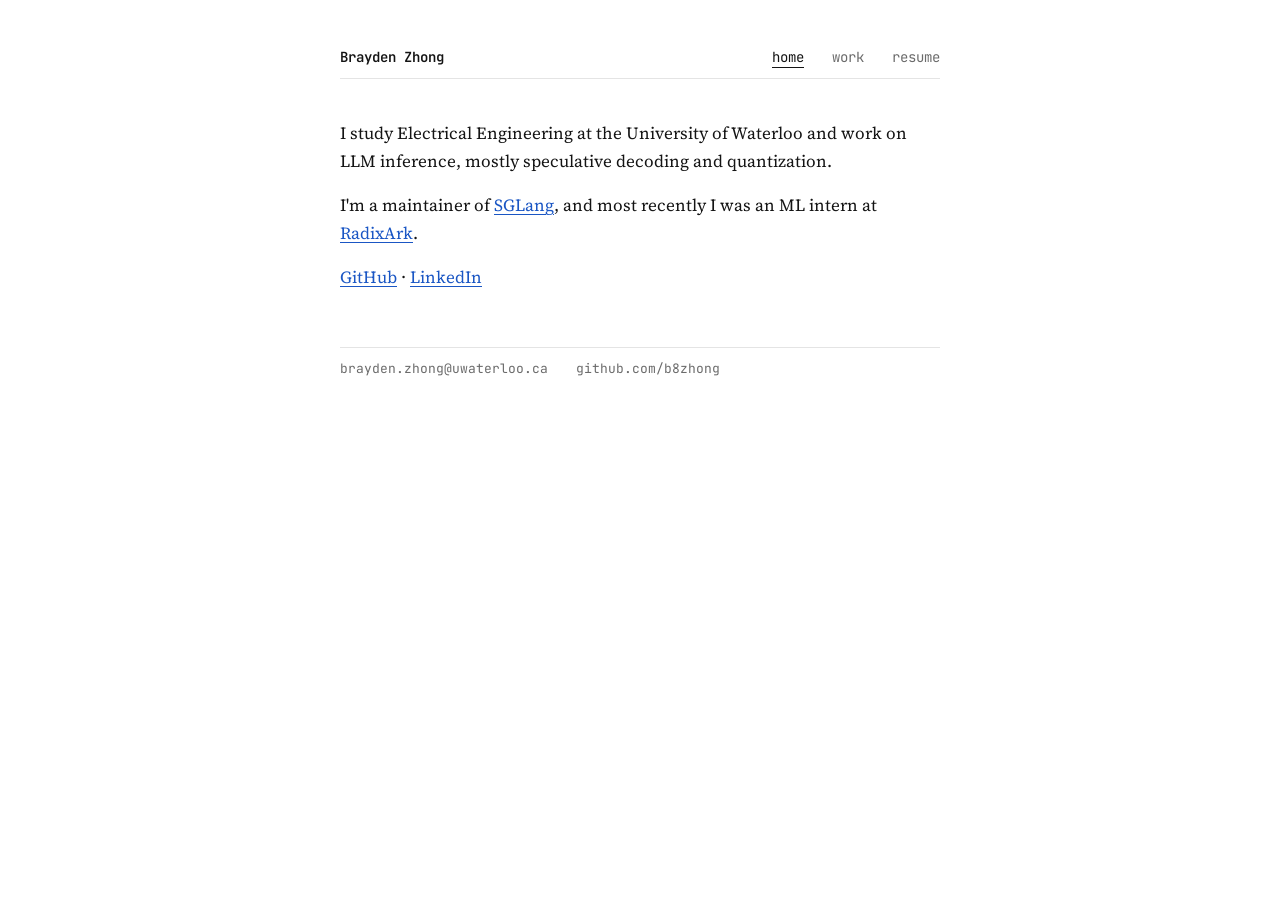
<file: index.html>
<!DOCTYPE html>
<html lang="en">
<head>
  <meta charset="utf-8" />
  <meta name="viewport" content="width=device-width, initial-scale=1">

  
  
  

  <title>Brayden Zhong</title>
  
  <link rel="canonical" href="https://b8zhong.github.io/" />
  <meta property="og:url" content="https://b8zhong.github.io/" />
  
  <meta property="og:title" content="Brayden Zhong" />
  
  <meta name="description" content="Brayden Zhong&#39;s personal website" />
  <meta property="og:description" content="Brayden Zhong&#39;s personal website" />
  
  <meta property="og:type" content="website" />
  <meta property="og:site_name" content="Brayden Zhong" />
  <meta property="og:image" content="https://b8zhong.github.io/og.png" />
  <meta property="og:image:width" content="1200" />
  <meta property="og:image:height" content="630" />
  <meta name="twitter:card" content="summary_large_image" />

  <link rel="preconnect" href="https://fonts.googleapis.com">
  <link rel="preconnect" href="https://fonts.gstatic.com" crossorigin>
  <link rel="stylesheet" href="https://fonts.googleapis.com/css2?family=JetBrains+Mono:wght@400;600&family=Source+Serif+4:ital,opsz,wght@0,8..60,400;0,8..60,600;1,8..60,400&display=swap">
  <link rel="stylesheet" href="https://b8zhong.github.io/style.css?h=7f1da70a639dc193f8b8">
</head>
<body>
  <header>
    <a class="name" href="https://b8zhong.github.io">Brayden Zhong</a>
    <nav>
      

<a href="https://b8zhong.github.io" aria-current="page">home</a>

      

<a href="https://b8zhong.github.io/work">work</a>

      

<a href="https://b8zhong.github.io/resume.pdf">resume</a>

    </nav>
  </header>

  <main>
    
<p>I study Electrical Engineering at the University of Waterloo and work on LLM inference, mostly speculative decoding and quantization.</p>
<p>I'm a maintainer of <a rel="external" href="https://github.com/sgl-project/sglang">SGLang</a>, and most recently I was an ML intern at <a rel="external" href="https://www.radixark.com/">RadixArk</a>.</p>
<p><a rel="external" href="https://github.com/b8zhong">GitHub</a> · <a rel="external" href="https://www.linkedin.com/in/brayden-zhong/">LinkedIn</a></p>


  </main>

  <footer>
    <a href="mailto:brayden.zhong@uwaterloo.ca">brayden.zhong@uwaterloo.ca</a>
    <a href="https://github.com/b8zhong">github.com/b8zhong</a>
  </footer>
</body>
</html>
</file>
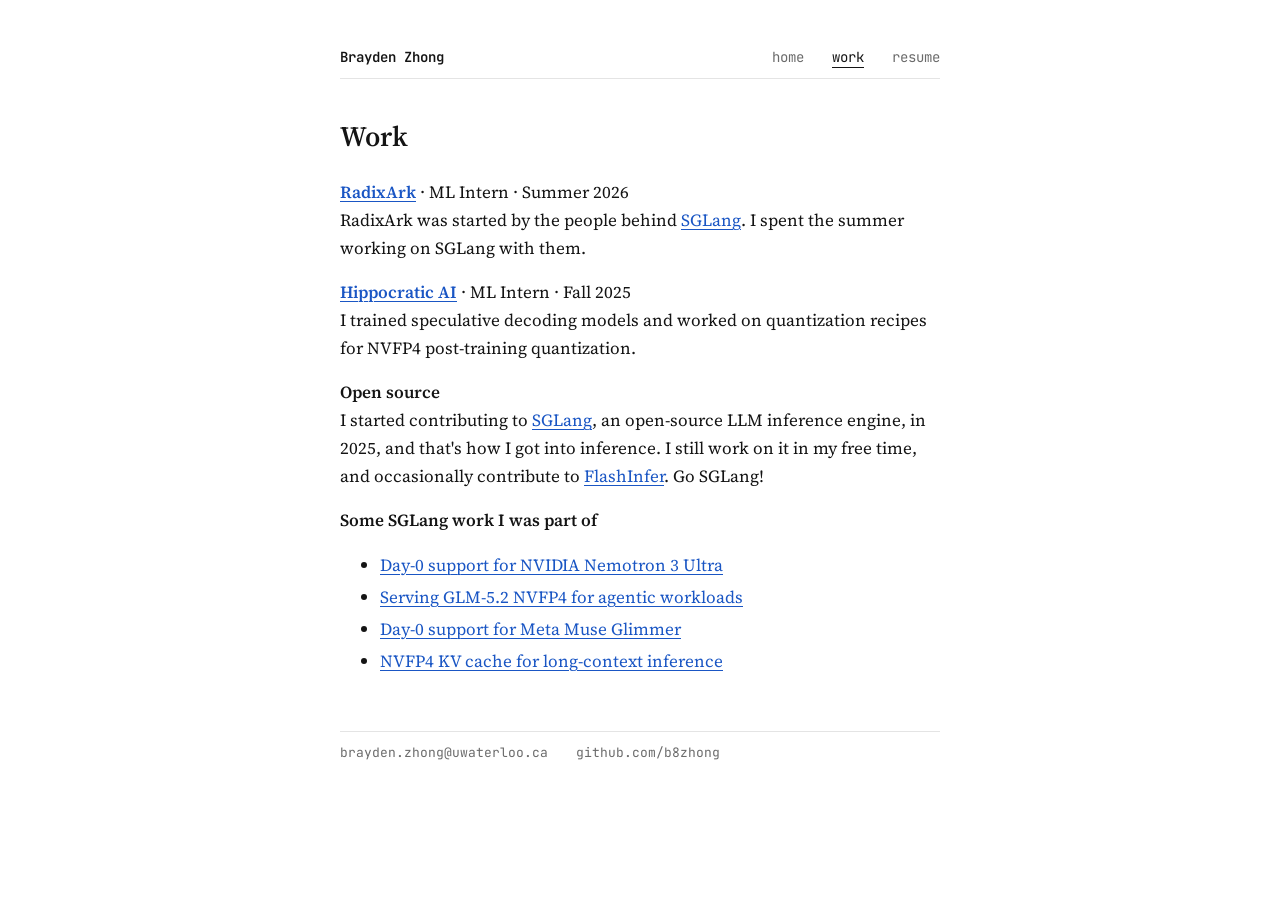
<file: work/index.html>
<!DOCTYPE html>
<html lang="en">
<head>
  <meta charset="utf-8" />
  <meta name="viewport" content="width=device-width, initial-scale=1">

  
  
  

  <title>Work</title>
  
  <link rel="canonical" href="https://b8zhong.github.io/work/" />
  <meta property="og:url" content="https://b8zhong.github.io/work/" />
  
  <meta property="og:title" content="Work" />
  
  <meta property="og:type" content="website" />
  <meta property="og:site_name" content="Brayden Zhong" />
  <meta property="og:image" content="https://b8zhong.github.io/og.png" />
  <meta property="og:image:width" content="1200" />
  <meta property="og:image:height" content="630" />
  <meta name="twitter:card" content="summary_large_image" />

  <link rel="preconnect" href="https://fonts.googleapis.com">
  <link rel="preconnect" href="https://fonts.gstatic.com" crossorigin>
  <link rel="stylesheet" href="https://fonts.googleapis.com/css2?family=JetBrains+Mono:wght@400;600&family=Source+Serif+4:ital,opsz,wght@0,8..60,400;0,8..60,600;1,8..60,400&display=swap">
  <link rel="stylesheet" href="https://b8zhong.github.io/style.css?h=7f1da70a639dc193f8b8">
</head>
<body>
  <header>
    <a class="name" href="https://b8zhong.github.io">Brayden Zhong</a>
    <nav>
      

<a href="https://b8zhong.github.io">home</a>

      

<a href="https://b8zhong.github.io/work" aria-current="page">work</a>

      

<a href="https://b8zhong.github.io/resume.pdf">resume</a>

    </nav>
  </header>

  <main>
    
<h1>
Work
</h1>
<p><strong><a rel="external" href="https://www.radixark.com/">RadixArk</a></strong> · ML Intern · Summer 2026<br />
RadixArk was started by the people behind <a rel="external" href="https://github.com/sgl-project/sglang">SGLang</a>. I spent the summer working on SGLang with them.</p>
<p><strong><a rel="external" href="https://www.hippocraticai.com/">Hippocratic AI</a></strong> · ML Intern · Fall 2025<br />
I trained speculative decoding models and worked on quantization recipes for NVFP4 post-training quantization.</p>
<p><strong>Open source</strong><br />
I started contributing to <a rel="external" href="https://github.com/sgl-project/sglang">SGLang</a>, an open-source LLM inference engine, in 2025, and that's how I got into inference. I still work on it in my free time, and occasionally contribute to <a rel="external" href="https://github.com/flashinfer-ai/flashinfer">FlashInfer</a>. Go SGLang!</p>
<p><strong>Some SGLang work I was part of</strong></p>
<ul>
<li><a rel="external" href="https://lmsys.org/blog/2026-06-04-nvidia-run-nemotron-3-ultra/">Day-0 support for NVIDIA Nemotron 3 Ultra</a></li>
<li><a rel="external" href="https://lmsys.org/blog/2026-07-13-glm52-optimization/">Serving GLM-5.2 NVFP4 for agentic workloads</a></li>
<li><a rel="external" href="https://lmsys.org/blog/2026-08-10-meta-muse-glimmer/">Day-0 support for Meta Muse Glimmer</a></li>
<li><a rel="external" href="https://lmsys.org/blog/2026-09-16-nvfp4-kv-cache/">NVFP4 KV cache for long-context inference</a></li>
</ul>


  </main>

  <footer>
    <a href="mailto:brayden.zhong@uwaterloo.ca">brayden.zhong@uwaterloo.ca</a>
    <a href="https://github.com/b8zhong">github.com/b8zhong</a>
  </footer>
</body>
</html>
</file>
